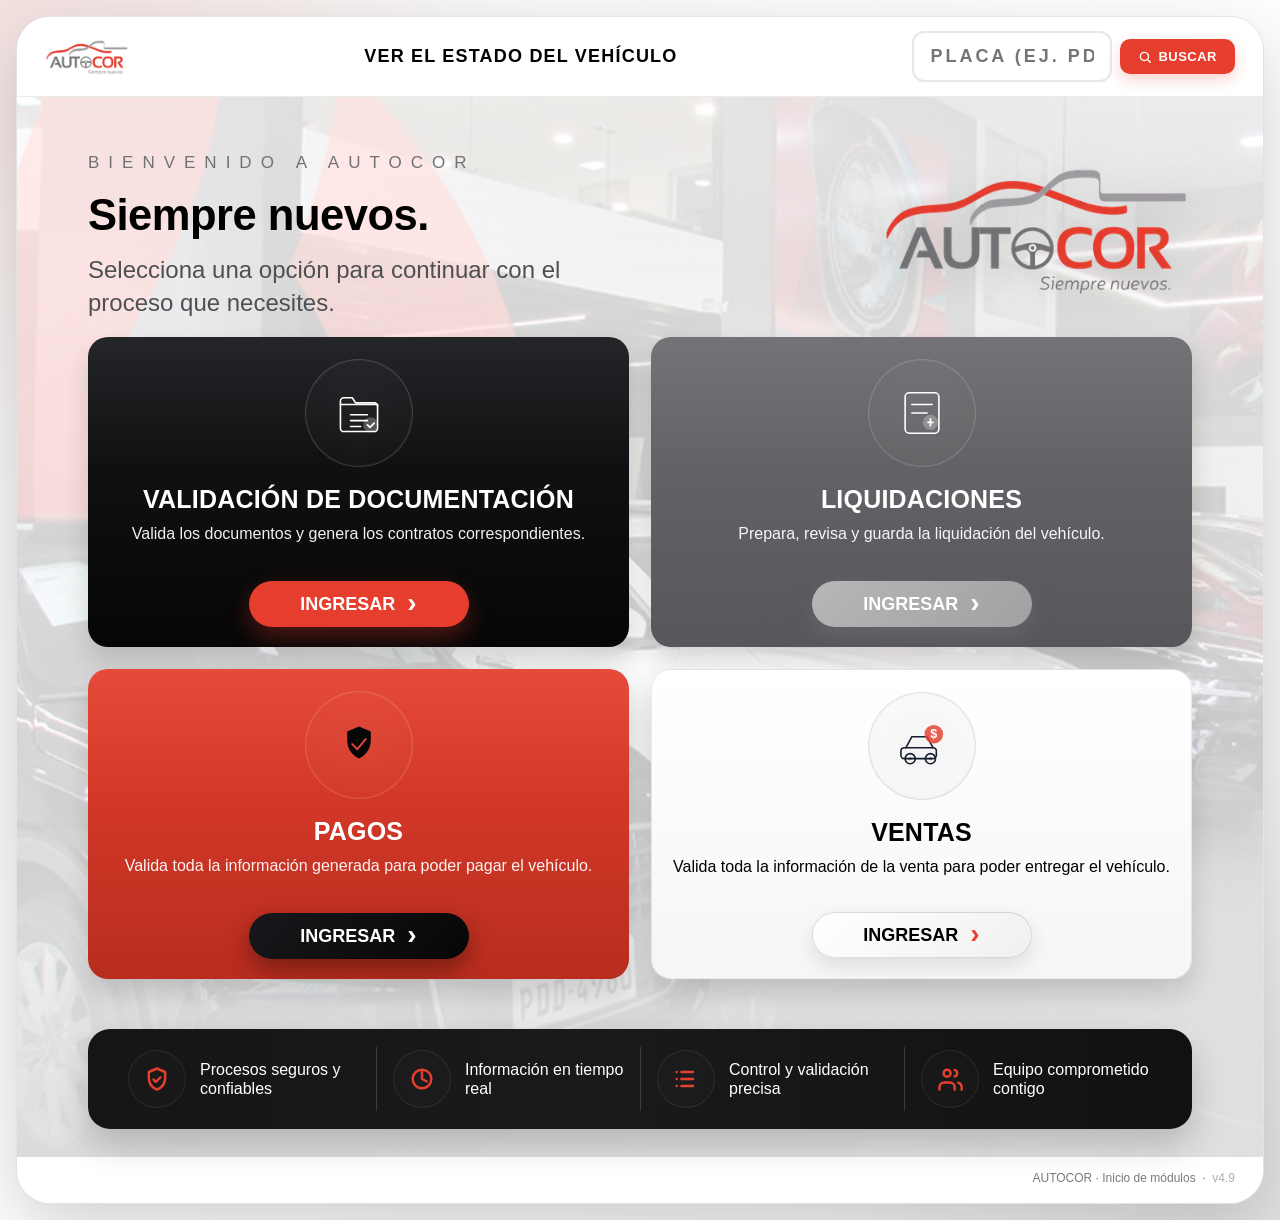
<file: index.html>
<!doctype html>
<html lang="es">
<head>
<meta name="autocor-version" content="20261028T161839136537Z">
<script src="js/auto-update.js?v=20261028T161839136537Z"></script>
<meta charset="utf-8">
<meta name="viewport" content="width=device-width, initial-scale=1">
<title>AUTOCOR | Inicio</title>
<style>
  :root{
    --black:#000000;
    --gray-1:#727274;
    --gray-2:#949195;
    --red-1:#E53F2E;
    --red-2:#E83D2E;
    --white:#ffffff;
    --shadow:0 24px 70px rgba(0,0,0,.18);
    --radius-xl:34px;
  }

  *{box-sizing:border-box}
  body{
    margin:0;
    min-height:100vh;
    font-family:Arial, Helvetica, sans-serif;
    color:var(--black);
    background:
      radial-gradient(circle at top left, rgba(232,61,46,.10), transparent 28%),
      radial-gradient(circle at bottom right, rgba(114,114,116,.12), transparent 26%),
      linear-gradient(135deg, #f4f4f4 0%, #ffffff 50%, #f1f1f1 100%);
  }

  .page{
    width:min(1380px, calc(100% - 32px));
    margin:16px auto;
    background:var(--white);
    border-radius:var(--radius-xl);
    overflow:hidden;
    box-shadow:var(--shadow);
    border:1px solid rgba(148,145,149,.25);
  }

  .hero{
    position:relative;
    min-height:auto;
    display:grid;
    grid-template-columns:1fr;
    background:
      linear-gradient(180deg, rgba(255,255,255,.86) 0%, rgba(255,255,255,.78) 60%, rgba(255,255,255,.86) 100%),
      url('assets/fondo.png') center/cover no-repeat;
    isolation:isolate;
  }
  .right{display:none !important}

  .hero::before{
    content:none;
  }

  .hero::after{
    content:none;
    inset:auto -8% -24% 47%;
    width:58%;
    height:60%;
    background:linear-gradient(180deg, rgba(0,0,0,.84), rgba(114,114,116,.92));
    border-radius:50%;
    z-index:0;
  }

  .left{
    position:relative;
    z-index:2;
    padding:42px 48px 28px;
    display:flex;
    flex-direction:column;
    gap:18px;
    max-width:1200px;
    margin:0 auto;
    width:100%;
  }
  .intro{max-width:none;margin:0;text-align:left}
  .intro p{margin:0;max-width:520px}
  /* Fila con texto a la izquierda y logo grande a la derecha */
  .welcome-row{
    display:grid;
    grid-template-columns:1fr auto;
    gap:36px;align-items:center;
    margin-bottom:6px;
  }
  .welcome-logo{
    height:140px;width:auto;max-width:340px;object-fit:contain;
    filter:drop-shadow(0 8px 20px rgba(0,0,0,.18));
  }
  @media(max-width:900px){
    .welcome-row{grid-template-columns:1fr;text-align:center;gap:18px}
    .intro{text-align:center}
    .intro p{margin:0 auto}
    .welcome-logo{height:110px;margin:0 auto}
  }

  .intro{
    margin-top:6px;
    max-width:620px;
  }

  .eyebrow{
    font-size:17px;
    letter-spacing:9px;
    color:var(--gray-1);
    margin:8px 0 18px;
    text-transform:uppercase;
  }

  .headline-logo{display:none}
  .welcome-title{
    font-size:clamp(28px, 3.4vw, 44px);
    font-weight:800;letter-spacing:-.5px;
    margin:0 0 14px 0;color:var(--black);
  }

  .intro p{
    margin:0;
    font-size:clamp(19px, 2vw, 24px);
    line-height:1.36;
    color:#4f5054;
    max-width:520px;
  }

  .cards{
    margin-top:18px;
    display:grid;
    grid-template-columns:repeat(2, minmax(0, 1fr));
    gap:22px;
    max-width:1100px;
  }
  @media(min-width:1280px){
    .cards{grid-template-columns:repeat(2, minmax(0, 1fr));max-width:none}
  }

  .card{
    position:relative;
    border-radius:20px;
    padding:22px 20px 20px;
    min-height:310px;
    box-shadow:0 14px 26px rgba(0,0,0,.14);
    display:flex;
    flex-direction:column;
    overflow:hidden;
  }

  .card::before{
    content:"";
    position:absolute;
    inset:0;
    background:linear-gradient(180deg, rgba(255,255,255,.06), transparent 42%);
    pointer-events:none;
  }

  .card.dark{
    background:linear-gradient(180deg, #17181b 0%, #060606 100%);
    color:#fff;
  }

  .card.gray{
    background:linear-gradient(180deg, #6b6b6f 0%, #57575b 100%);
    color:#fff;
  }

  .card.red{
    background:linear-gradient(180deg, var(--red-1) 0%, #b82d1e 100%);
    color:#fff;
  }

  /* Tercer card: centrado y mismo tamaño que los demás */
  .card-centered{
    grid-column:1 / -1;
    justify-self:center;
    width:260px;
  }

  .btn.dark{
    background:linear-gradient(135deg, #17181b, #060606);
    color:#fff;
    box-shadow:0 10px 24px rgba(0,0,0,.36);
  }

  .card.navy{
    background:linear-gradient(180deg, #ffffff 0%, #f6f6f6 100%);
    color:var(--black);
    border:1.5px solid rgba(0,0,0,.08);
  }
  .card.navy h2, .card.navy p{color:var(--black)}

  .btn.navy{
    background:linear-gradient(135deg, #ffffff, #f0f0f0);
    color:var(--black);
    border:1.5px solid rgba(0,0,0,.12);
    box-shadow:0 8px 20px rgba(0,0,0,.10);
  }
  .btn.navy .arrow{color:var(--red-1)}

  .icon-contratos .stroke-main{stroke:#0f172a;stroke-width:1.9;fill:none;stroke-linecap:round;stroke-linejoin:round}
  .icon-contratos .accent{fill:rgba(229,63,46,.85)}
  .card.navy .icon-ring{
    border:1.5px solid rgba(0,0,0,.10);
    background:radial-gradient(circle at center, rgba(0,0,0,.03), rgba(0,0,0,.01));
    box-shadow: inset 0 0 0 1px rgba(0,0,0,.03);
  }

  .icon-ventas .stroke-main{stroke:#ffffff;stroke-width:1.9;fill:none;stroke-linecap:round;stroke-linejoin:round}
  .icon-ventas .accent{fill:rgba(255,255,255,.25)}
  .icon-ventas .accent-dark{fill:rgba(0,0,0,.35)}

  /* ── Modal Ventas ─────────────────────────────────────────── */
  .mv-overlay{
    display:none;position:fixed;inset:0;
    background:rgba(0,0,0,.58);z-index:9999;
    align-items:center;justify-content:center;
  }
  .mv-overlay.open{display:flex}
  .mv-box{
    background:#fff;border-radius:22px;
    padding:32px 28px 26px;
    max-width:360px;width:calc(100% - 32px);
    box-shadow:0 28px 64px rgba(0,0,0,.24);
    display:flex;flex-direction:column;gap:14px;
    position:relative;
  }
  .mv-icon-head{
    width:64px;height:64px;border-radius:50%;
    background:linear-gradient(135deg,var(--red-1),#b82d1e);
    display:flex;align-items:center;justify-content:center;
    margin:0 auto 4px;
    box-shadow:0 8px 22px rgba(229,63,46,.30);
  }
  .mv-icon-head svg{width:32px;height:32px;stroke:#fff;fill:none;stroke-width:2;stroke-linecap:round;stroke-linejoin:round}
  .mv-box h3{
    margin:0;font-size:20px;text-align:center;
    font-weight:800;color:#111;letter-spacing:.2px;
  }
  .mv-box .mv-sub{
    margin:0;font-size:14px;color:#6b7280;
    text-align:center;line-height:1.45;
  }
  .mv-divider{border:none;border-top:1px solid #f0f0f0;margin:2px 0}
  .mv-label{
    font-size:12px;font-weight:700;color:#374151;
    letter-spacing:.4px;text-transform:uppercase;
    margin-bottom:4px;
  }
  .mv-input{
    width:100%;height:44px;
    border:1.5px solid #d1d5db;border-radius:10px;
    padding:0 14px;font-size:15px;font-family:inherit;
    outline:none;box-sizing:border-box;
    transition:border-color .15s;
  }
  .mv-input:focus{border-color:var(--red-1)}
  .mv-btn{
    height:46px;width:100%;border:none;border-radius:999px;
    background:linear-gradient(135deg,var(--red-1),var(--red-2));
    color:#fff;font-weight:800;font-size:17px;
    cursor:pointer;font-family:inherit;
    box-shadow:0 10px 24px rgba(232,61,46,.28);
    transition:transform .15s ease;
  }
  .mv-btn:hover{transform:translateY(-1px)}
  .mv-close{
    position:absolute;top:14px;right:16px;
    background:none;border:none;cursor:pointer;
    font-size:22px;color:#9ca3af;line-height:1;
    padding:2px 6px;border-radius:6px;
    transition:color .12s;
  }
  .mv-close:hover{color:#374151}
  .mv-error{
    color:#b91c1c;font-size:13px;
    text-align:center;min-height:16px;
    font-weight:600;
  }
  /* Notificación "en desarrollo" */
  .mv-dev-badge{
    background:linear-gradient(135deg,#f59e0b,#d97706);
    color:#fff;border-radius:999px;
    padding:8px 18px;font-size:13px;font-weight:800;
    text-align:center;letter-spacing:.5px;
    text-transform:uppercase;
  }
  .mv-dev-body{
    font-size:14px;color:#4b5563;
    text-align:center;line-height:1.5;
    margin:0;
  }

  .icon-ring{
    width:108px;
    height:108px;
    border-radius:50%;
    margin:0 auto 20px;
    border:1.5px solid rgba(255,255,255,.16);
    display:flex;
    align-items:center;
    justify-content:center;
    background:radial-gradient(circle at center, rgba(255,255,255,.03), rgba(255,255,255,.01));
    box-shadow: inset 0 0 0 1px rgba(255,255,255,.03);
  }

  .icon-svg{
    width:54px;
    height:54px;
    display:block;
  }

  .icon-liquidaciones .stroke-main{stroke:#ffffff;stroke-width:1.9;fill:none;stroke-linecap:round;stroke-linejoin:round}
  .icon-liquidaciones .accent{fill:var(--red-1)}

  /* ── Iconos: color depende del fondo de la card (no del icono) ── */
  .card.dark .icon-svg .stroke-main,
  .card.gray .icon-svg .stroke-main,
  .card.red  .icon-svg .stroke-main{stroke:#ffffff;stroke-width:1.9;fill:none;stroke-linecap:round;stroke-linejoin:round}
  .card.navy .icon-svg .stroke-main{stroke:#0f172a;stroke-width:1.9;fill:none;stroke-linecap:round;stroke-linejoin:round}
  .card.dark .icon-svg .accent,
  .card.gray .icon-svg .accent,
  .card.red  .icon-svg .accent{fill:rgba(255,255,255,.25)}
  .card.navy .icon-svg .accent{fill:rgba(229,63,46,.85)}
  .card .icon-svg .accent-dark{fill:rgba(0,0,0,.35)}
  /* Pagos shield/check sigue siendo negro+rojo (no usa stroke-main) */
  .icon-pagos .shield{fill:#000}
  .icon-pagos .check{stroke:var(--red-1);stroke-width:2.4;fill:none;stroke-linecap:round;stroke-linejoin:round}

  /* ── Icono Firmas (nuevo) ───────────────────────────────────── */
  .icon-firmas .stroke-main{stroke-linecap:round;stroke-linejoin:round}

  .card h2{
    margin:0 0 10px;
    text-align:center;
    font-size:25px;
    line-height:1.02;
    text-transform:uppercase;
    font-weight:800;
    letter-spacing:.2px;
  }

  .card p{
    margin:0 0 18px;
    text-align:center;
    font-size:16px;
    line-height:1.36;
    color:rgba(255,255,255,.94);
  }

  .card .actions{
    margin-top:auto;
    display:flex;
    justify-content:center;
  }

  .btn{
    min-width:220px;
    height:46px;
    padding:0 16px;
    border:none;
    border-radius:999px;
    text-decoration:none;
    display:inline-flex;
    align-items:center;
    justify-content:center;
    gap:12px;
    font-weight:800;
    font-size:18px;
    transition:transform .18s ease;
    cursor:pointer;
  }

  .btn:hover{transform:translateY(-2px)}
  .btn.red{
    background:linear-gradient(135deg, var(--red-1), var(--red-2));
    color:#fff;
    box-shadow:0 10px 24px rgba(232,61,46,.32);
  }
  .btn.silver{
    background:linear-gradient(135deg, #b7b7b8, #a1a1a3);
    color:#fff;
    box-shadow:0 10px 24px rgba(148,145,149,.22);
  }
  .btn .arrow{
    font-size:28px;
    line-height:1;
    transform:translateY(-1px);
  }

  .features{
    margin:32px auto 0;
    width:100%;
    max-width:1200px;
    background:linear-gradient(90deg, #151516 0%, #1a1a1d 45%, #111111 100%);
    color:#fff;
    border-radius:22px;
    padding:18px 24px;
    display:grid;
    grid-template-columns:repeat(4, minmax(0,1fr));
    gap:0;
    box-shadow:0 16px 34px rgba(0,0,0,.18);
  }

  .feature{
    display:flex;
    align-items:center;
    justify-content:center;
    gap:14px;
    min-height:64px;
    padding:0 16px;
  }

  .feature + .feature{
    border-left:1px solid rgba(255,255,255,.16);
  }

  .mini{
    width:58px;
    height:58px;
    border-radius:50%;
    display:flex;
    align-items:center;
    justify-content:center;
    border:1px solid rgba(255,255,255,.08);
    background:radial-gradient(circle at center, rgba(255,255,255,.02), rgba(255,255,255,.01));
    flex:0 0 auto;
  }

  .mini svg{
    width:28px;
    height:28px;
    stroke:var(--red-1);
    fill:none;
    stroke-width:2.1;
    stroke-linecap:round;
    stroke-linejoin:round;
  }

  .feature span{
    font-size:16px;
    line-height:1.22;
    color:#fff;
    max-width:165px;
  }

  .right{
    position:relative;
    z-index:1;
    min-height:760px;
    overflow:hidden;
  }

  .photo-shell{
    position:absolute;
    inset:0;
    display:flex;
    align-items:center;
    justify-content:flex-end;
    padding:0 0 0 20px;
  }

  .photo-mask{
    width:100%;
    height:100%;
    position:relative;
    overflow:hidden;
    clip-path:ellipse(82% 82% at 86% 48%);
  }

  .photo-mask img{
    width:100%;
    height:100%;
    object-fit:cover;
    object-position:center center;
    display:block;
    filter:saturate(1.03) contrast(1.02);
  }

  .photo-overlay{
    position:absolute;
    inset:0;
    background:
      linear-gradient(90deg, rgba(255,255,255,.03) 0%, transparent 18%),
      linear-gradient(180deg, rgba(0,0,0,.08), rgba(0,0,0,.08));
  }

  .footer-note{
    padding:14px 28px 18px;
    font-size:12px;
    color:#7a7a7d;
    text-align:right;
    background:#fff;
  }

  @media (max-width: 1180px){
    .hero{grid-template-columns:1fr}
    .hero::before{
      inset:42% -8% auto auto;
      width:44%;
      height:38%;
    }
    .hero::after{
      inset:auto -8% -18% auto;
      width:60%;
      height:34%;
    }
    .left{padding:34px 24px 20px}
    .right{min-height:430px}
    .features{
      width:100%;
      margin-right:0;
    }
  }

  @media (max-width: 760px){
    body{background:#fff}
    .page{
      width:100%;
      margin:0;
      border-radius:0;
      box-shadow:none;
      border:none;
    }
    .left{padding:24px 16px 16px}
    .eyebrow{font-size:14px;letter-spacing:6px}
    .cards{grid-template-columns:1fr;gap:18px}
    .card{min-height:290px}
    .card-centered{width:100%;justify-self:stretch}
    .btn{width:100%;min-width:unset}
    .features{
      grid-template-columns:1fr;
      border-radius:22px;
      padding:10px 6px;
    }
    .feature{
      justify-content:flex-start;
      padding:12px 10px;
    }
    .feature + .feature{
      border-left:none;
      border-top:1px solid rgba(255,255,255,.14);
    }
    .right{min-height:300px}
    .photo-mask{clip-path:ellipse(92% 78% at 50% 50%)}
    .footer-note{text-align:center;padding:14px 16px 20px}
  }

  /* ── Top header bar con logo y buscador compacto ──────────── */
  .top-header{
    display:flex;align-items:center;justify-content:space-between;
    gap:24px;padding:14px 28px;
    border-bottom:1px solid rgba(148,145,149,.18);
    background:#fff;
  }
  .top-header .logo-mini{height:38px;width:auto;display:block}
  .header-title{
    flex:1;text-align:center;
    font-size:clamp(14px,1.6vw,18px);font-weight:800;
    color:var(--black);letter-spacing:1.2px;text-transform:uppercase;
    padding:0 12px;line-height:1.2;
  }
  @media(max-width:720px){
    .header-title{flex:none;text-align:left;font-size:13px;letter-spacing:.8px;width:100%}
  }
  .top-search{display:flex;align-items:center;gap:8px;flex-wrap:nowrap}
  .top-search input{
    padding:10px 14px;border:2px solid #e5e7eb;border-radius:10px;
    font-size:14px;font-weight:800;letter-spacing:2px;text-transform:uppercase;
    width:200px;transition:border-color .12s, box-shadow .12s;
  }
  .top-search input:focus{outline:none;border-color:var(--red-1);box-shadow:0 0 0 3px rgba(229,63,46,.12)}
  .top-search .exp-btn{padding:10px 18px;font-size:13px;border:none;border-radius:10px;cursor:pointer;background:linear-gradient(135deg,var(--red-1),var(--red-2));color:#fff;font-weight:800;letter-spacing:.5px;text-transform:uppercase;display:inline-flex;align-items:center;gap:6px;box-shadow:0 6px 14px rgba(229,63,46,.22)}
  .top-search .exp-btn:hover{transform:translateY(-1px)}
  .top-search .exp-btn-ghost{padding:9px 12px;border:1.5px solid #d1d5db;border-radius:10px;background:#fff;color:#6b7280;font-weight:700;font-size:12px;cursor:pointer}
  @media(max-width:720px){
    .top-header{flex-direction:column;gap:12px;padding:12px 16px}
    .top-search input{width:100%}
  }

  /* ── Panel de resultados (desplegable bajo el header) ──────── */
  .expediente-search{
    margin:0 28px;
    padding:18px 22px 16px;
    background:linear-gradient(135deg,#ffffff 0%,#fafafa 100%);
    border:1.5px solid #e5e7eb;border-top:none;
    border-radius:0 0 18px 18px;
    box-shadow:0 8px 20px rgba(0,0,0,.06);
  }
  @media(max-width:720px){
    .expediente-search{margin:0 14px;padding:14px 16px}
  }
  .exp-row{display:flex;gap:10px;align-items:center;flex-wrap:wrap}
  #expPlaca{
    flex:1;min-width:200px;
    padding:13px 16px;
    border:2px solid #e5e7eb;border-radius:12px;
    font-size:18px;font-weight:800;letter-spacing:3px;
    text-transform:uppercase;
    transition:border-color .14s, box-shadow .14s;
  }
  #expPlaca:focus{outline:none;border-color:var(--red-1);box-shadow:0 0 0 4px rgba(229,63,46,.12)}
  .exp-btn{
    padding:13px 22px;border:none;border-radius:12px;cursor:pointer;
    background:linear-gradient(135deg,var(--red-1),var(--red-2));color:#fff;
    font-weight:800;font-size:14px;letter-spacing:.5px;text-transform:uppercase;
    display:inline-flex;align-items:center;gap:8px;
    transition:transform .12s, box-shadow .12s;
    box-shadow:0 8px 20px rgba(229,63,46,.25);
  }
  .exp-btn:hover{transform:translateY(-1px);box-shadow:0 12px 26px rgba(229,63,46,.32)}
  .exp-btn-ghost{
    padding:11px 16px;border:1.5px solid #d1d5db;border-radius:12px;cursor:pointer;
    background:#fff;color:#6b7280;font-weight:700;font-size:13px;
  }
  .exp-btn-ghost:hover{background:#f9fafb;color:#111}
  .exp-status-grid{
    display:grid;grid-template-columns:repeat(2,minmax(0,1fr));
    gap:10px;margin-top:14px;
  }
  /* En pantallas medianas: las 4 etapas en fila, ventas debajo */
  @media(min-width:900px){
    .exp-status-grid{grid-template-columns:repeat(4,minmax(0,1fr));}
    .exp-pill-aside{grid-column:1/-1}
  }
  /* En pantallas anchas: las 5 pills en una sola fila */
  @media(min-width:1280px){
    .exp-status-grid{grid-template-columns:repeat(5,minmax(0,1fr));}
    .exp-pill-aside{grid-column:auto}
  }
  .exp-pill{
    display:flex;align-items:center;gap:12px;
    padding:12px 14px;border-radius:14px;
    background:#fff;border:1.5px solid #e5e7eb;
    cursor:pointer;transition:all .14s;
    position:relative;overflow:hidden;
  }
  .exp-pill:hover{border-color:#9ca3af;transform:translateY(-1px);box-shadow:0 8px 18px rgba(0,0,0,.06)}
  .exp-pill[data-disabled="1"]{opacity:.55;cursor:not-allowed}
  .exp-pill[data-disabled="1"]:hover{transform:none;box-shadow:none}
  .exp-pill-num{
    flex-shrink:0;width:30px;height:30px;border-radius:50%;
    background:#f3f4f6;color:#6b7280;
    display:inline-flex;align-items:center;justify-content:center;
    font-weight:800;font-size:14px;
  }
  .exp-pill-title{font-weight:800;font-size:13px;color:#111;letter-spacing:.2px}
  .exp-pill-sub{font-size:11px;color:#6b7280;margin-top:2px}
  .exp-pill-state{
    margin-left:auto;flex-shrink:0;
    font-size:11px;font-weight:800;letter-spacing:.4px;text-transform:uppercase;
    padding:4px 9px;border-radius:999px;background:#f3f4f6;color:#9ca3af;
  }
  .exp-pill.ok{border-color:#86efac;background:#f0fdf4}
  .exp-pill.ok .exp-pill-num{background:#16a34a;color:#fff}
  .exp-pill.ok .exp-pill-state{background:#dcfce7;color:#166534}
  .exp-pill.pending{border-color:#e5e7eb;background:#f9fafb}
  .exp-pill.pending .exp-pill-num{background:#9ca3af;color:#fff}
  .exp-pill.pending .exp-pill-state{background:#f3f4f6;color:#6b7280}
  .exp-pill.warn{border-color:#fde68a;background:#fffbeb}
  .exp-pill.warn .exp-pill-num{background:#f59e0b;color:#fff}
  .exp-pill.warn .exp-pill-state{background:#fef3c7;color:#92400e}
  .exp-pill.err{border-color:#fca5a5;background:#fef2f2}
  .exp-pill.err .exp-pill-num{background:#dc2626;color:#fff}
  .exp-pill.err .exp-pill-state{background:#fee2e2;color:#991b1b}
  .exp-error{
    margin-top:12px;padding:10px 14px;border-radius:10px;
    background:#fef2f2;border:1px solid #fecaca;color:#991b1b;font-size:13px;
  }
  .exp-loading{display:inline-block;width:14px;height:14px;border:2px solid #e5e7eb;border-top-color:var(--red-1);border-radius:50%;animation:expspin 0.7s linear infinite;vertical-align:middle;margin-right:6px}
  @keyframes expspin{to{transform:rotate(360deg)}}
  .exp-state-row{display:flex;align-items:center;gap:10px;margin-top:14px;flex-wrap:wrap}
  .exp-state-label{font-size:11px;font-weight:800;letter-spacing:.6px;text-transform:uppercase;color:#6b7280}
  .exp-state-badge{
    display:inline-flex;align-items:center;gap:8px;
    padding:6px 14px;border-radius:999px;
    font-size:13px;font-weight:800;letter-spacing:.5px;text-transform:uppercase;
    background:#f3f4f6;color:#6b7280;border:1.5px solid #d1d5db;
  }
  .exp-state-meta{font-size:12px;color:#6b7280}
  .exp-pill.pipe-done{border-color:#86efac;background:#f0fdf4}
  .exp-pill.pipe-done .exp-pill-num{background:#16a34a;color:#fff}
  .exp-pill.pipe-done .exp-pill-state{background:#dcfce7;color:#166534}
  .exp-pill.pipe-active{border-color:#fbbf24;background:#fffbeb;box-shadow:0 0 0 3px rgba(251,191,36,.18)}
  .exp-pill.pipe-active .exp-pill-num{background:#f59e0b;color:#fff}
  .exp-pill.pipe-active .exp-pill-state{background:#fef3c7;color:#92400e}
  .exp-pill.pipe-future{opacity:.6}
</style>
<script src="js/api-config.js?v=20261028T161839136537Z"></script>
<script src="js/apps-script-transport.js?v=20261028T161839136537Z"></script>
<script src="js/session.js?v=20261028T161839136537Z"></script>
<script src="js/api-client.js?v=20261028T161839136537Z"></script>
<script src="js/expediente.js?v=20261028T161839136537Z"></script>
</head>
<body>
  <main class="page">
    <!-- ── Top header: logo + título + buscador compacto ──────── -->
    <header class="top-header">
      <img class="logo-mini" src="assets/logo.png" alt="AUTOCOR">
      <div class="header-title">Ver el estado del vehículo</div>
      <div class="top-search">
        <input id="expPlaca" type="text" placeholder="PLACA (EJ. PDY6688)"
               autocomplete="off" maxlength="10"
               oninput="this.value=this.value.toUpperCase()"
               onkeydown="if(event.key==='Enter') buscarExpediente()">
        <button type="button" class="exp-btn" onclick="buscarExpediente()">
          <svg viewBox="0 0 24 24" width="14" height="14" fill="none" stroke="currentColor" stroke-width="2.4" stroke-linecap="round" stroke-linejoin="round">
            <circle cx="11" cy="11" r="7"></circle>
            <line x1="21" y1="21" x2="16.65" y2="16.65"></line>
          </svg>
          Buscar
        </button>
        <button type="button" class="exp-btn-ghost" onclick="limpiarExpediente()" id="expBtnLimpiar" style="display:none">×</button>
      </div>
    </header>

    <!-- ── Panel resultados (se despliega bajo el header) ──────── -->
    <section class="expediente-search" id="expSearch" aria-label="Resultados del expediente" style="display:none">
      <div class="exp-state-row" id="expStateRow">
        <span class="exp-state-label">Estado actual:</span>
        <span class="exp-state-badge" id="expStateBadge">—</span>
        <span class="exp-state-meta" id="expStateMeta"></span>
      </div>
      <div class="exp-status-grid" id="expStatus">
        <div class="exp-pill" data-step="validacion" data-target="contratos">
          <span class="exp-pill-num">1</span>
          <div>
            <div class="exp-pill-title">Validación documental</div>
            <div class="exp-pill-sub">—</div>
          </div>
          <span class="exp-pill-state">·</span>
        </div>
        <div class="exp-pill" data-step="liquidacion" data-target="liquidacion">
          <span class="exp-pill-num">2</span>
          <div>
            <div class="exp-pill-title">Liquidación</div>
            <div class="exp-pill-sub">—</div>
          </div>
          <span class="exp-pill-state">·</span>
        </div>
        <div class="exp-pill" data-step="pagos" data-target="pagos">
          <span class="exp-pill-num">3</span>
          <div>
            <div class="exp-pill-title">Pagos (aprobación final)</div>
            <div class="exp-pill-sub">—</div>
          </div>
          <span class="exp-pill-state">·</span>
        </div>
        <div class="exp-pill exp-pill-aside" data-step="ventas" data-target="ventas">
          <span class="exp-pill-num">↗</span>
          <div>
            <div class="exp-pill-title">Ventas (externo al saneamiento)</div>
            <div class="exp-pill-sub">—</div>
          </div>
          <span class="exp-pill-state">·</span>
        </div>
      </div>
      <div class="exp-error" id="expError" style="display:none"></div>
    </section>

    <section class="hero">
      <div class="left">
        <div>
          <div class="welcome-row">
            <div class="intro">
              <div class="eyebrow">Bienvenido a AUTOCOR</div>
              <h1 class="welcome-title">Siempre nuevos.</h1>
              <p>Selecciona una opción para continuar con el proceso que necesites.</p>
            </div>
            <img class="welcome-logo" src="assets/logo.png" alt="AUTOCOR">
          </div>

          <div class="cards">
            <!-- 1) Validación de Documentación → contratos.html -->
            <section class="card dark">
              <div class="icon-ring">
                <svg class="icon-svg icon-contratos" viewBox="0 0 64 64" aria-hidden="true">
                  <path d="M10 22h44v28a4 4 0 0 1-4 4H14a4 4 0 0 1-4-4V22z" class="stroke-main"></path>
                  <path d="M10 22v-4a4 4 0 0 1 4-4h10l4 6h22a4 4 0 0 1 4 4" class="stroke-main"></path>
                  <line x1="22" y1="34" x2="42" y2="34" class="stroke-main"></line>
                  <line x1="22" y1="41" x2="42" y2="41" class="stroke-main"></line>
                  <line x1="22" y1="48" x2="34" y2="48" class="stroke-main"></line>
                  <circle cx="46" cy="46" r="9" class="accent"></circle>
                  <path d="M42 46l3 3 5-5" stroke="#fff" stroke-width="2" fill="none" stroke-linecap="round" stroke-linejoin="round"></path>
                </svg>
              </div>
              <h2>Validación de Documentación</h2>
              <p>Valida los documentos y genera los contratos correspondientes.</p>
              <div class="actions">
                <button type="button" class="btn red" onclick="abrirLogin('contratos')">
                  <span>INGRESAR</span>
                  <span class="arrow">›</span>
                </button>
              </div>
            </section>

            <!-- 2) Liquidaciones → liquidacion.html -->
            <section class="card gray">
              <div class="icon-ring">
                <svg class="icon-svg icon-liquidaciones" viewBox="0 0 64 64" aria-hidden="true">
                  <rect x="12" y="8" width="40" height="48" rx="5" class="stroke-main"></rect>
                  <line x1="20" y1="22" x2="44" y2="22" class="stroke-main"></line>
                  <line x1="20" y1="32" x2="38" y2="32" class="stroke-main"></line>
                  <circle cx="42" cy="43" r="9" class="accent"></circle>
                  <path d="M39 43h6M42 39v8" stroke="#fff" stroke-width="2" fill="none" stroke-linecap="round"></path>
                </svg>
              </div>
              <h2>Liquidaciones</h2>
              <p>Prepara, revisa y guarda la liquidación del vehículo.</p>
              <div class="actions">
                <button type="button" class="btn silver" onclick="abrirLogin('liquidacion')">
                  <span>INGRESAR</span>
                  <span class="arrow">›</span>
                </button>
              </div>
            </section>

            <!-- 3) Pagos → pagos.html -->
            <section class="card red">
              <div class="icon-ring">
                <svg class="icon-svg icon-pagos" viewBox="0 0 64 64" aria-hidden="true">
                  <path class="shield" d="M32 10l14 6v10c0 11-6.5 18.5-14 22-7.5-3.5-14-11-14-22V16l14-6z"></path>
                  <path class="check" d="M24 31l6 6 10-12"></path>
                </svg>
              </div>
              <h2>Pagos</h2>
              <p>Valida toda la información generada para poder pagar el vehículo.</p>
              <div class="actions">
                <button type="button" class="btn dark" onclick="abrirLogin('pagos')">
                  <span>INGRESAR</span>
                  <span class="arrow">›</span>
                </button>
              </div>
            </section>

            <!-- 4) Ventas → ventas.html -->
            <section class="card navy">
              <div class="icon-ring">
                <svg class="icon-svg icon-ventas" viewBox="0 0 64 64" aria-hidden="true">
                  <rect x="7" y="34" width="42" height="13" rx="4" class="stroke-main"></rect>
                  <path d="M13 34l7-13h18l7 13" class="stroke-main"></path>
                  <circle cx="18" cy="47" r="6" class="stroke-main"></circle>
                  <circle cx="42" cy="47" r="6" class="stroke-main"></circle>
                  <circle cx="18" cy="47" r="2" class="accent-dark"></circle>
                  <circle cx="42" cy="47" r="2" class="accent-dark"></circle>
                  <circle cx="46" cy="18" r="11" class="accent"></circle>
                  <text x="46" y="23" text-anchor="middle" font-size="15" font-weight="900" fill="#fff">$</text>
                </svg>
              </div>
              <h2>Ventas</h2>
              <p>Valida toda la información de la venta para poder entregar el vehículo.</p>
              <div class="actions">
                <button type="button" class="btn navy" onclick="abrirLogin('ventas')">
                  <span>INGRESAR</span>
                  <span class="arrow">›</span>
                </button>
              </div>
            </section>
          </div>
        </div>

        <section class="features" aria-label="Características principales">
          <div class="feature">
            <div class="mini">
              <svg viewBox="0 0 24 24">
                <path d="M12 3l7 3v5c0 5.2-3 8.6-7 10-4-1.4-7-4.8-7-10V6l7-3z"></path>
                <path d="M9 12.5l2 2 4-4"></path>
              </svg>
            </div>
            <span>Procesos seguros y confiables</span>
          </div>

          <div class="feature">
            <div class="mini">
              <svg viewBox="0 0 24 24">
                <path d="M12 6v6l4 2"></path>
                <circle cx="12" cy="12" r="8"></circle>
              </svg>
            </div>
            <span>Información en tiempo real</span>
          </div>

          <div class="feature">
            <div class="mini">
              <svg viewBox="0 0 24 24">
                <path d="M8 6h10"></path>
                <path d="M8 12h10"></path>
                <path d="M8 18h10"></path>
                <path d="M4 6h.01"></path>
                <path d="M4 12h.01"></path>
                <path d="M4 18h.01"></path>
              </svg>
            </div>
            <span>Control y validación precisa</span>
          </div>

          <div class="feature">
            <div class="mini">
              <svg viewBox="0 0 24 24">
                <path d="M16 21v-2a4 4 0 0 0-4-4H7a4 4 0 0 0-4 4v2"></path>
                <circle cx="9.5" cy="7" r="3"></circle>
                <path d="M22 21v-2a4 4 0 0 0-3-3.87"></path>
                <path d="M16 4.13a3 3 0 0 1 0 5.74"></path>
              </svg>
            </div>
            <span>Equipo comprometido contigo</span>
          </div>
        </section>
      </div>

      <div class="right">
        <div class="photo-shell">
          <div class="photo-mask">
            <img src="assets/fondo.png" alt="Showroom AUTOCOR">
            <div class="photo-overlay"></div>
          </div>
        </div>
      </div>
    </section>

    <div class="footer-note">AUTOCOR · Inicio de módulos &nbsp;·&nbsp; <span style="opacity:.6;">v4.9</span></div>
  </main>

  <!-- ── Modal login compartido ───────────────────────────────── -->
  <div id="modalLogin" class="mv-overlay" role="dialog" aria-modal="true" aria-labelledby="mlTitle">
    <div class="mv-box">
      <button type="button" class="mv-close" onclick="cerrarLogin()" aria-label="Cerrar">×</button>
      <div class="mv-icon-head">
        <svg viewBox="0 0 24 24">
          <path d="M12 22s8-4 8-10V5l-8-3-8 3v7c0 6 8 10 8 10z"></path>
          <path d="M9 12l2 2 4-4"></path>
        </svg>
      </div>
      <h3 id="mlTitle">Iniciar sesión</h3>
      <p id="mlSub" class="mv-sub"></p>
      <hr class="mv-divider">
      <div>
        <div class="mv-label">Usuario</div>
        <input id="mlUsuario" class="mv-input" type="text"
               placeholder="Ej: YROMERO" autocomplete="off"
               onkeydown="if(event.key==='Enter') document.getElementById('mlPassword').focus()">
      </div>
      <div>
        <div class="mv-label">Clave</div>
        <div style="position:relative;display:flex;align-items:center;">
          <input id="mlPassword" class="mv-input" type="password"
                 placeholder="Tu contraseña" autocomplete="new-password"
                 style="padding-right:42px;"
                 onkeydown="if(event.key==='Enter') confirmarLogin()">
          <button type="button" onclick="mlTogglePass()" aria-label="Mostrar/ocultar clave"
                  style="position:absolute;right:10px;background:none;border:none;cursor:pointer;
                         color:#9ca3af;font-size:17px;padding:0;line-height:1;">👁</button>
        </div>
      </div>
      <div id="mlError" class="mv-error"></div>
      <button type="button" id="mlBtnIngresar" class="mv-btn" onclick="confirmarLogin()">INGRESAR</button>
    </div>
  </div>

  <!-- ── Modal módulo en desarrollo (Ventas) ──────────────────── -->
  <div id="modalVentasDev" class="mv-overlay" role="dialog" aria-modal="true">
    <div class="mv-box">
      <button type="button" class="mv-close" onclick="cerrarModalDev()" aria-label="Cerrar">×</button>
      <div class="mv-icon-head" style="background:linear-gradient(135deg,#f59e0b,#d97706)">
        <svg viewBox="0 0 24 24">
          <path d="M12 2l3.09 6.26L22 9.27l-5 4.87 1.18 6.88L12 17.77l-6.18 3.25L7 14.14 2 9.27l6.91-1.01L12 2z"></path>
        </svg>
      </div>
      <h3>Módulo en desarrollo</h3>
      <div class="mv-dev-badge">🚧 Próximamente disponible</div>
      <p class="mv-dev-body">
        El módulo de <strong>Ventas</strong> está siendo desarrollado.<br>
        Pronto estará disponible con todas sus funciones.
      </p>
      <hr class="mv-divider">
      <p class="mv-dev-body" style="font-size:13px;color:#9ca3af">
        Si necesitas acceso anticipado, contacta al administrador del sistema.
      </p>
      <button type="button" class="mv-btn" onclick="cerrarModalDev()"
              style="background:linear-gradient(135deg,#374151,#111827);box-shadow:0 10px 24px rgba(0,0,0,.24)">
        CERRAR
      </button>
    </div>
  </div>

  <script>
    const API_URL = AutoCorConfig.apiUrl;

    // Módulos registrados: url=null significa "en desarrollo"
    const MODULOS = {
      liquidacion: { nombre: 'Liquidaciones', url: 'liquidacion.html' },
      pagos:       { nombre: 'Pagos',         url: 'pagos.html'       },
      ventas:      { nombre: 'Ventas',         url: 'ventas.html'      },
      contratos:   { nombre: 'Contratos',      url: 'contratos.html'   }
    };

    let moduloActivo = null; // clave del módulo que inició el login
    let loginSoloBusqueda = false; // si true, tras login NO navega — sólo reintenta la búsqueda

    async function apiCall(action, payload){
      const body = Object.assign({ action: action }, payload);
      return AutoCorApi.postJson(API_URL, body, {
        context: action
      });
    }

    function mlTogglePass(){
      const el = document.getElementById('mlPassword');
      el.type = el.type === 'password' ? 'text' : 'password';
    }

    async function abrirLogin(modulo, opts){
      moduloActivo = modulo;
      loginSoloBusqueda = !!(opts && opts.soloBusqueda);
      const cfg = MODULOS[modulo];

      // Si ya hay sesión activa, acceder directo (pero no si es solo búsqueda)
      try{
        await AutoCorSession.ensure();
        const auth = AutoCorSession.snapshot().auth;
        if(auth && auth.token){
          if(loginSoloBusqueda){
            loginSoloBusqueda = false;
            buscarExpediente();
            return;
          }
          accederModulo(cfg);
          return;
        }
      }catch(e){}

      // Sin sesión: mostrar modal de login
      document.getElementById('mlSub').textContent =
        'Ingresa tu usuario y clave para acceder a ' + cfg.nombre + '.';
      document.getElementById('mlUsuario').value = '';
      document.getElementById('mlPassword').value = '';
      document.getElementById('mlError').textContent = '';
      document.getElementById('mlBtnIngresar').disabled = false;
      document.getElementById('mlBtnIngresar').textContent = 'INGRESAR';
      document.getElementById('modalLogin').classList.add('open');
      setTimeout(function(){ document.getElementById('mlUsuario').focus(); }, 80);
    }

    function cerrarLogin(){
      document.getElementById('modalLogin').classList.remove('open');
      document.getElementById('mlError').textContent = '';
      moduloActivo = null;
    }

    function cerrarModalDev(){
      document.getElementById('modalVentasDev').classList.remove('open');
    }

    function accederModulo(cfg){
      cerrarLogin();
      if(cfg.url){
        window.location.href = cfg.url;
      } else {
        // Módulo en desarrollo
        document.getElementById('modalVentasDev').classList.add('open');
      }
    }

    async function confirmarLogin(){
      const u = (document.getElementById('mlUsuario').value || '').trim().toUpperCase();
      const p = (document.getElementById('mlPassword').value || '').trim();
      if(!u || !p){
        document.getElementById('mlError').textContent = 'Ingresa tu usuario y clave.';
        return;
      }
      const btn = document.getElementById('mlBtnIngresar');
      if(btn.disabled)return;
      btn.disabled = true;
      btn.textContent = 'VERIFICANDO...';
      document.getElementById('mlError').textContent = '';
      try{
        const loginRevision=AutoCorSession.loginRevision();
        const resp = await apiCall('login', { username: u, password: p });
        AutoCorSession.login(resp,loginRevision);
        document.getElementById('mlPassword').value='';
        if(AutoCorSession.snapshot().phase==='mismatch')return;
        if(loginSoloBusqueda){
          loginSoloBusqueda = false;
          cerrarLogin();
          buscarExpediente();
        } else {
          if(moduloActivo)accederModulo(MODULOS[moduloActivo]);else cerrarLogin();
        }
      }catch(err){
        document.getElementById('mlError').textContent = err.message || 'Usuario o clave incorrectos.';
        document.getElementById('mlPassword').value = '';
        document.getElementById('mlPassword').focus();
      }finally{
        btn.disabled = false;
        btn.textContent = 'INGRESAR';
      }
    }

    // Cerrar al clic fuera del cuadro
    document.getElementById('modalLogin').addEventListener('click', function(e){
      if(e.target === this) cerrarLogin();
    });
    document.getElementById('modalVentasDev').addEventListener('click', function(e){
      if(e.target === this) cerrarModalDev();
    });

    // Cerrar con Escape
    document.addEventListener('keydown', function(e){
      if(e.key === 'Escape'){
        cerrarLogin();
        cerrarModalDev();
      }
    });

    /* ── Dashboard expediente: búsqueda por placa ──────────────── */
    async function buscarExpediente(){
      const inp = document.getElementById('expPlaca');
      const placa = (inp.value||'').replace(/\s/g,'').toUpperCase();
      const err = document.getElementById('expError');
      err.style.display = 'none';
      if(!placa){
        err.textContent = 'Ingresa una placa para buscar.';
        err.style.display = 'block';
        inp.focus();
        return;
      }

      // Requiere sesión para consultar las hojas
      let auth = {};
      try{ auth = JSON.parse(localStorage.getItem('autocor_auth')||'{}'); }catch(_){}
      if(!auth.token){
        // sin sesión → abrir modal de login en modo "solo búsqueda" para
        // que tras autenticar reintente la búsqueda sin navegar a contratos
        abrirLogin('contratos', { soloBusqueda: true });
        return;
      }

      const grid = document.getElementById('expStatus');
      const btnLimpiar = document.getElementById('expBtnLimpiar');
      const stateRow = document.getElementById('expStateRow');
      const panel = document.getElementById('expSearch');
      panel.style.display = 'block';
      grid.style.display = 'grid';
      stateRow.style.display = 'flex';
      btnLimpiar.style.display = 'inline-flex';

      // Reset visual
      grid.querySelectorAll('.exp-pill').forEach(function(p){
        p.classList.remove('ok','pending','pipe-done','pipe-active','pipe-future');
        p.querySelector('.exp-pill-state').innerHTML = '<span class="exp-loading"></span>';
        p.querySelector('.exp-pill-sub').textContent = 'consultando…';
      });
      document.getElementById('expStateBadge').textContent = '…';
      document.getElementById('expStateBadge').style.background = '#f3f4f6';
      document.getElementById('expStateBadge').style.color = '#6b7280';
      document.getElementById('expStateMeta').textContent = '';

      try {
        const est = await Expediente.estadoPorPlaca(placa);
        const estadoActual = est._contratos && est._contratos.estadoProceso
          ? String(est._contratos.estadoProceso).toUpperCase() : (est.contratos ? 'VALIDADO' : 'NUEVO');
        const idxActual = Expediente.indiceEstado(estadoActual);
        _pintarEstadoBadge(estadoActual, est._contratos);

        // Validación documental: ok si la placa está en Contratos
        _pintarPill('validacion', est.contratos, est._contratos,
                    'datos validados', 'sin validación');

        // Liquidación + Contratos: ok si existe liquidación guardada
        _pintarPill('liquidacion', est.liquidacion, est._liquidacion,
                    'liquidación guardada', 'sin liquidación');

        // Pagos: el color y la etiqueta vienen del DICTAMEN LEGAL FINAL
        _pintarPillPagos(est._pagos, idxActual);

        // Ventas: ok si existe venta registrada
        _pintarPill('ventas', est.ventas, est._ventas,
                    'venta registrada', 'sin venta');
      } catch(e){
        err.textContent = 'No se pudo consultar el expediente: '+(e.message||e);
        err.style.display = 'block';
      }
    }

    /* Pagos: lee el dictamenColor + dictamenValue de la hoja Pagos */
    function _pintarPillPagos(dataPagos, idxEstadoExp){
      const pill = document.querySelector('.exp-pill[data-step="pagos"]');
      if(!pill) return;
      const sub = pill.querySelector('.exp-pill-sub');
      const state = pill.querySelector('.exp-pill-state');
      pill.classList.remove('ok','pending','warn','err');

      if(!dataPagos){
        // No hay registro de pago aún
        const idxFirmado = Expediente.indiceEstado('FIRMADO');
        if(idxEstadoExp >= idxFirmado){
          pill.classList.add('warn');
          state.textContent = 'En curso';
          sub.textContent = 'pendiente de aprobar';
        } else {
          pill.classList.add('pending');
          state.textContent = 'Pendiente';
          sub.textContent = 'sin pago';
        }
        return;
      }

      // Pago registrado: leer dictamen (color o, como fallback, texto)
      const dictColor = String(dataPagos.dictamenColor || '').toLowerCase();
      const dictTxt   = String(dataPagos.dictamenValue || '').trim();
      const txtUp     = dictTxt.toUpperCase();

      const esAprobado  = dictColor === 'dict-verde'    || /\bAPROBAD[OA]\b/.test(txtUp);
      const esRechazado = dictColor === 'dict-rojo'     || /\bRECHAZAD[OA]\b/.test(txtUp) || /\bNEGAD[OA]\b/.test(txtUp);
      const esRiesgo    = dictColor === 'dict-amarillo' || /\bRIESGO\b/.test(txtUp) || /\bMEDIO\b/.test(txtUp) || /\bOBSERVAD[OA]\b/.test(txtUp);

      if(esAprobado){
        pill.classList.add('ok');
        state.textContent = 'Aprobado';
        sub.textContent = dictTxt || 'Pago aprobado';
      } else if(esRechazado){
        pill.classList.add('err');
        state.textContent = 'Rechazado';
        sub.textContent = dictTxt || 'Pago rechazado';
      } else if(esRiesgo){
        pill.classList.add('warn');
        state.textContent = 'Riesgo medio';
        sub.textContent = dictTxt || 'Pago con observaciones';
      } else {
        pill.classList.add('warn');
        state.textContent = 'En revisión';
        sub.textContent = dictTxt || 'Pago en revisión manual';
      }
    }

    function _pintarEstadoBadge(estado, dataContratos){
      const b = document.getElementById('expStateBadge');
      const meta = document.getElementById('expStateMeta');
      const col = (Expediente.ESTADO_COLOR||{})[estado] || { bg:'#f3f4f6', fg:'#6b7280', bd:'#d1d5db' };
      const lab = (Expediente.ESTADO_LABEL||{})[estado] || estado;
      b.textContent = lab;
      b.style.background = col.bg;
      b.style.color = col.fg;
      b.style.borderColor = col.bd;
      let texto = '';
      if(dataContratos){
        if(dataContratos.estadoActualizadoPor) texto += 'por ' + dataContratos.estadoActualizadoPor;
        if(dataContratos.estadoActualizadoEn){
          const f = new Date(dataContratos.estadoActualizadoEn);
          if(!isNaN(f.getTime())) texto += (texto?' · ':'') + f.toLocaleString();
        }
      }
      meta.textContent = texto;
    }

    function _pintarPill(step, ok, data, msgOk, msgPend){
      const pill = document.querySelector('.exp-pill[data-step="'+step+'"]');
      if(!pill) return;
      const sub = pill.querySelector('.exp-pill-sub');
      const state = pill.querySelector('.exp-pill-state');
      if(ok){
        pill.classList.add('ok');
        state.textContent = 'Completado';
        const resumen = _resumirData(step, data);
        sub.textContent = resumen || msgOk;
      } else {
        pill.classList.add('pending');
        state.textContent = 'Pendiente';
        sub.textContent = msgPend;
      }
    }

    function _resumirData(step, d){
      if(!d) return '';
      try {
        if(step === 'validacion'){
          const p = d.propietario || '';
          const m = d.marca || ''; const md = d.modelo || '';
          const trozos = [p, [m,md].filter(Boolean).join(' ')].filter(Boolean);
          return trozos.join(' · ');
        }
        if(step === 'liquidacion'){
          return d.cliente || d.propietario || 'registro encontrado';
        }
        if(step === 'pagos'){
          return d.cliente || 'pago registrado';
        }
        if(step === 'ventas'){
          return d.cliente || d.comprador || 'venta registrada';
        }
      } catch(_){}
      return '';
    }

    function limpiarExpediente(){
      document.getElementById('expPlaca').value = '';
      document.getElementById('expSearch').style.display = 'none';
      document.getElementById('expBtnLimpiar').style.display = 'none';
      document.getElementById('expPlaca').focus();
    }

    /* Click en una pill abre el módulo correspondiente con la placa
       precargada en sessionStorage para que el destino la lea. */
    document.addEventListener('click', function(e){
      const pill = e.target.closest('.exp-pill');
      if(!pill) return;
      if(pill.getAttribute('data-disabled') === '1') return;
      const target = pill.getAttribute('data-target');
      if(!target) return;
      const placa = (document.getElementById('expPlaca').value||'').replace(/\s/g,'').toUpperCase();
      if(placa) sessionStorage.setItem('autocor_placa_preload', placa);
      abrirLogin(target);
    });

    /* Si veníamos de un login forzado por búsqueda, retomarla. */
    window.addEventListener('DOMContentLoaded', function(){
      const pending = sessionStorage.getItem('autocor_pending_search');
      if(pending){
        sessionStorage.removeItem('autocor_pending_search');
        const inp = document.getElementById('expPlaca');
        if(inp){ inp.value = pending; setTimeout(buscarExpediente, 200); }
      }
    });
  </script>

<script>
window.AutoCorAuthUI={openLogin:function(message){
  const modal=document.getElementById('modalLogin');modal.classList.add('open');
  document.getElementById('mlError').textContent=message||AutoCorSession.message();
}};
window.addEventListener('autocor-session-state',function(){const state=AutoCorSession.snapshot();document.documentElement.dataset.sessionLocked=state.phase==='mismatch'?'true':'false';if(!state.authenticated&&state.phase!=='checking'&&document.getElementById('expSearch').style.display!=='none')AutoCorAuthUI.openLogin();});
</script>
<style>html[data-session-locked="true"] body> :not(#modalLogin){visibility:hidden!important}</style>
</body>
</html>
</file>
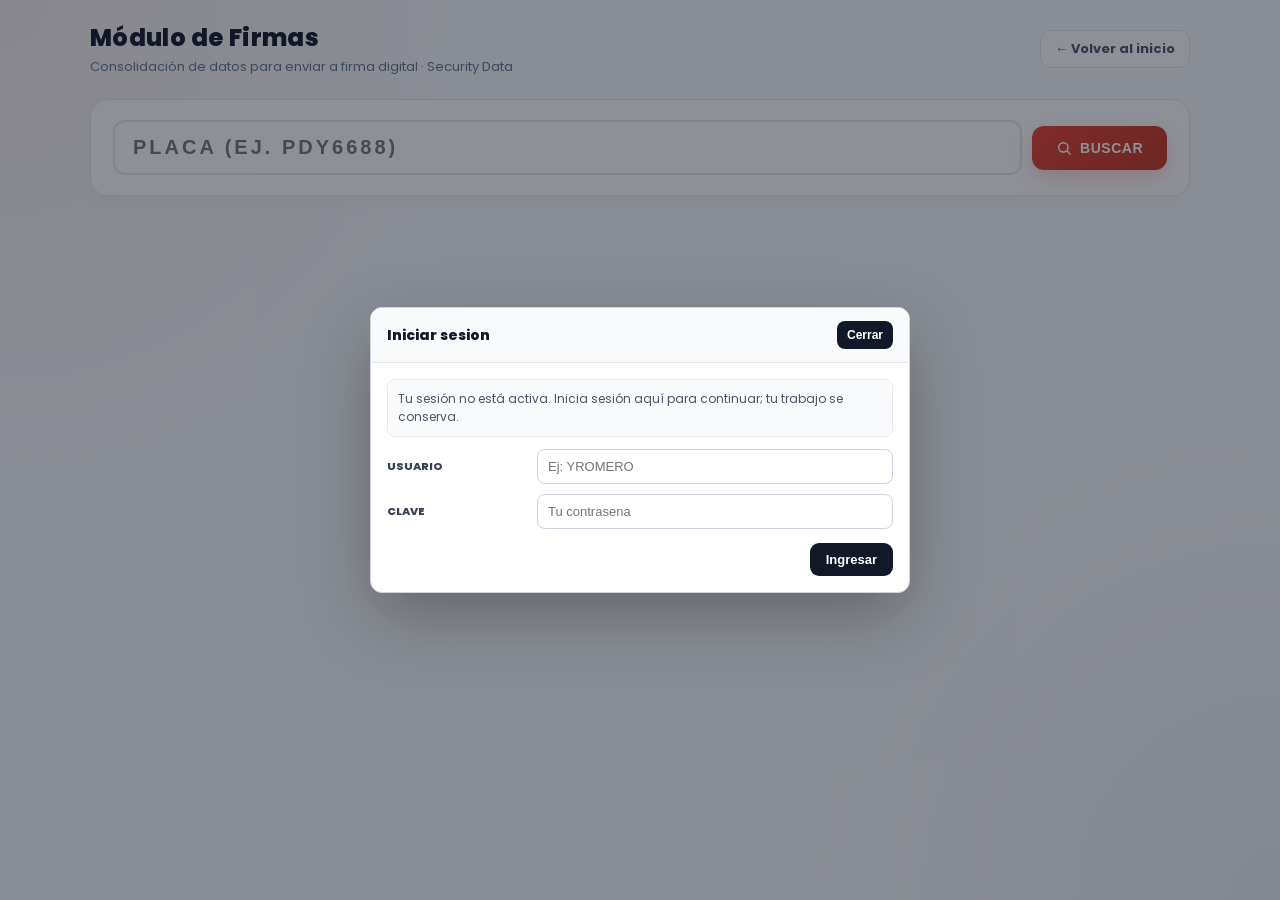
<file: firmas.html>
<!doctype html>
<html lang="es">
<head>
<meta name="autocor-version" content="20261028T161839136537Z">
<script src="js/auto-update.js?v=20261028T161839136537Z"></script>
<meta charset="utf-8">
<meta name="viewport" content="width=device-width, initial-scale=1">
<title>AUTOCOR | Firmas</title>
<link rel="preconnect" href="https://fonts.googleapis.com">
<link rel="preconnect" href="https://fonts.gstatic.com" crossorigin>
<link href="https://fonts.googleapis.com/css2?family=Poppins:wght@500;600;700;800&display=swap" rel="stylesheet">
<script src="js/api-config.js?v=20261028T161839136537Z"></script>
<script src="js/apps-script-transport.js?v=20261028T161839136537Z"></script>
<script src="js/session.js?v=20261028T161839136537Z"></script>
<script src="js/api-client.js?v=20261028T161839136537Z"></script>
<script src="js/expediente.js?v=20261028T161839136537Z"></script>
<style>
  :root{
    --brand:#E53F2E;
    --brand-dark:#c0341f;
    --navy:#0f172a;
    --gray-1:#475569;
    --gray-2:#64748b;
    --bg:#f8fafc;
    --card:#ffffff;
    --line:#e2e8f0;
    --ok:#16a34a;
    --ok-bg:#dcfce7;
    --warn:#f59e0b;
    --warn-bg:#fef3c7;
  }
  *{box-sizing:border-box}
  body{
    margin:0;font-family:Poppins,Arial,sans-serif;color:var(--navy);
    background:
      radial-gradient(circle at top left, rgba(229,63,46,.08), transparent 30%),
      radial-gradient(circle at bottom right, rgba(15,23,42,.05), transparent 30%),
      var(--bg);
    min-height:100vh;padding:20px 16px;
  }
  .wrap{max-width:1100px;margin:0 auto}
  header{
    display:flex;align-items:center;justify-content:space-between;gap:16px;
    margin-bottom:22px;flex-wrap:wrap;
  }
  .title-block h1{
    margin:0;font-size:24px;font-weight:800;letter-spacing:.3px;
  }
  .title-block .sub{
    font-size:13px;color:var(--gray-2);margin-top:2px;
  }
  .back-link{
    text-decoration:none;color:var(--gray-1);font-size:13px;font-weight:700;
    display:inline-flex;align-items:center;gap:6px;
    padding:8px 14px;border-radius:10px;background:#fff;border:1.5px solid var(--line);
    transition:all .12s;
  }
  .back-link:hover{border-color:var(--gray-1);color:var(--navy)}

  /* ── Buscador ──────────────────────────────── */
  .search-card{
    background:var(--card);padding:20px 22px;border-radius:18px;
    border:1.5px solid var(--line);box-shadow:0 6px 18px rgba(0,0,0,.04);
    margin-bottom:20px;
  }
  .search-row{display:flex;gap:10px;align-items:center;flex-wrap:wrap}
  #placa{
    flex:1;min-width:240px;
    padding:14px 18px;border:2px solid var(--line);border-radius:12px;
    font-size:20px;font-weight:800;letter-spacing:3px;text-transform:uppercase;
    transition:border-color .14s, box-shadow .14s;
  }
  #placa:focus{outline:none;border-color:var(--brand);box-shadow:0 0 0 4px rgba(229,63,46,.12)}
  .btn-search{
    padding:14px 24px;border:none;border-radius:12px;cursor:pointer;
    background:linear-gradient(135deg,var(--brand),var(--brand-dark));color:#fff;
    font-weight:800;font-size:14px;letter-spacing:.5px;text-transform:uppercase;
    display:inline-flex;align-items:center;gap:8px;
    box-shadow:0 8px 20px rgba(229,63,46,.22);transition:transform .12s;
  }
  .btn-search:hover{transform:translateY(-1px)}
  .err{
    margin-top:12px;padding:10px 14px;border-radius:10px;
    background:#fef2f2;border:1px solid #fecaca;color:#991b1b;font-size:13px;
    display:none;
  }

  /* ── Tarjeta de datos ───────────────────────── */
  .card{
    background:var(--card);border-radius:18px;border:1.5px solid var(--line);
    box-shadow:0 8px 24px rgba(0,0,0,.05);
    overflow:hidden;display:none;
  }
  .card-header{
    padding:18px 22px;border-bottom:1px solid var(--line);
    display:flex;justify-content:space-between;align-items:center;gap:12px;flex-wrap:wrap;
    background:linear-gradient(135deg,#f8fafc,#f1f5f9);
  }
  .card-title{font-size:13px;font-weight:800;letter-spacing:.6px;text-transform:uppercase;color:var(--gray-1)}
  .placa-hero{
    display:inline-flex;align-items:center;gap:8px;
    background:linear-gradient(135deg,var(--navy),#1e293b);color:#fff;
    padding:6px 18px;border-radius:10px;
    font-size:18px;font-weight:900;letter-spacing:3px;
  }
  .state-badge{
    padding:6px 14px;border-radius:999px;font-size:12px;font-weight:800;
    letter-spacing:.5px;text-transform:uppercase;
    background:#f3f4f6;color:#6b7280;border:1.5px solid #d1d5db;
  }

  .card-body{padding:22px 24px}
  .group{margin-bottom:22px}
  .group-title{
    font-size:11px;font-weight:800;letter-spacing:.8px;text-transform:uppercase;
    color:var(--gray-2);margin-bottom:10px;padding-bottom:6px;border-bottom:2px solid var(--line);
  }
  .fields{display:grid;grid-template-columns:repeat(auto-fit,minmax(260px,1fr));gap:12px 18px}
  .field{display:flex;flex-direction:column;gap:3px;padding:10px 12px;background:#f8fafc;border:1px solid var(--line);border-radius:10px}
  .field-label{font-size:10px;font-weight:800;letter-spacing:.5px;text-transform:uppercase;color:var(--gray-2)}
  .field-value{font-size:14px;font-weight:700;color:var(--navy);min-height:18px;word-break:break-word}
  .field-source{font-size:9px;font-weight:700;letter-spacing:.4px;text-transform:uppercase;margin-top:2px}
  .archivos-list{display:grid;grid-template-columns:repeat(auto-fit,minmax(220px,1fr));gap:10px}
  .archivo-card{
    display:flex;align-items:center;gap:10px;
    padding:10px 12px;background:#f8fafc;border:1px solid var(--line);border-radius:10px;
    text-decoration:none;color:var(--navy);font-size:12px;font-weight:600;
    transition:all .14s;
  }
  .archivo-card:hover{background:#eff6ff;border-color:#93c5fd;transform:translateY(-1px);box-shadow:0 6px 14px rgba(15,23,42,.08)}
  .archivo-card svg{width:28px;height:28px;flex-shrink:0;color:#dc2626}
  .archivo-card-info{display:flex;flex-direction:column;gap:1px;min-width:0;flex:1}
  .archivo-card-nombre{font-weight:700;font-size:12px;color:var(--navy);overflow:hidden;text-overflow:ellipsis;white-space:nowrap}
  .archivo-card-meta{font-size:10px;color:var(--gray-2);text-transform:uppercase;letter-spacing:.4px}
  .archivos-vacio{padding:14px;text-align:center;color:var(--gray-2);font-size:12px;background:#f8fafc;border-radius:10px;border:1px dashed var(--line)}
  .source-sistema{color:#16a34a}
  .source-form{color:#0891b2}
  .source-missing{color:#dc2626}
  .field-value.empty{color:#94a3b8;font-style:italic;font-weight:500}

  .card-footer{
    padding:16px 24px;border-top:1px solid var(--line);
    display:flex;justify-content:space-between;align-items:center;gap:12px;
    background:#f8fafc;flex-wrap:wrap;
  }
  .footer-info{font-size:11px;color:var(--gray-2)}
  .footer-actions{display:flex;gap:10px;align-items:center;flex-wrap:wrap}
  .btn-enviar{
    padding:12px 22px;border:none;border-radius:12px;cursor:pointer;
    background:linear-gradient(135deg,#7c3aed,#5b21b6);color:#fff;
    font-weight:800;font-size:13px;letter-spacing:.4px;text-transform:uppercase;
    display:inline-flex;align-items:center;gap:8px;
    box-shadow:0 8px 20px rgba(124,58,237,.28);transition:transform .12s;
  }
  .btn-enviar:hover{transform:translateY(-1px)}
  .btn-enviar:disabled{opacity:.6;cursor:not-allowed;filter:grayscale(.4)}
  .btn-firmado{
    padding:12px 22px;border:none;border-radius:12px;cursor:pointer;
    background:linear-gradient(135deg,#0891b2,#155e75);color:#fff;
    font-weight:800;font-size:13px;letter-spacing:.4px;text-transform:uppercase;
    display:inline-flex;align-items:center;gap:8px;
    box-shadow:0 8px 20px rgba(8,145,178,.28);transition:transform .12s;
  }
  .btn-firmado:hover{transform:translateY(-1px)}
  .btn-firmado:disabled{opacity:.6;cursor:not-allowed;filter:grayscale(.4)}

  .loading{display:inline-block;width:14px;height:14px;border:2px solid #e5e7eb;border-top-color:var(--brand);border-radius:50%;animation:spin 0.7s linear infinite;vertical-align:middle;margin-right:6px}
  @keyframes spin{to{transform:rotate(360deg)}}

  /* ── Toast ─────────────────────────────────── */
  .toast{
    position:fixed;left:50%;bottom:30px;transform:translateX(-50%) translateY(20px);
    background:#0f172a;color:#fff;padding:14px 22px;border-radius:14px;
    font-size:14px;font-weight:700;letter-spacing:.2px;
    box-shadow:0 20px 40px rgba(0,0,0,.3);
    opacity:0;pointer-events:none;transition:all .25s;z-index:1000;
  }
  .toast.visible{opacity:1;transform:translateX(-50%) translateY(0);pointer-events:auto}
  .toast.ok{background:linear-gradient(135deg,#16a34a,#15803d)}
  .toast.err{background:linear-gradient(135deg,#dc2626,#991b1b)}
</style>
</head>
<body>

<div class="wrap">
  <header>
    <div class="title-block">
      <h1>Módulo de Firmas</h1>
      <div class="sub">Consolidación de datos para enviar a firma digital · Security Data</div>
    </div>
    <a class="back-link" href="index.html">← Volver al inicio</a>
  </header>

  <!-- ── Buscador ──────────────────────────────── -->
  <div class="search-card">
    <div class="search-row">
      <input id="placa" type="text" placeholder="PLACA (ej. PDY6688)"
             autocomplete="off" maxlength="10"
             oninput="this.value=this.value.toUpperCase()"
             onkeydown="if(event.key==='Enter') buscar()">
      <button type="button" class="btn-search" onclick="buscar()">
        <svg viewBox="0 0 24 24" width="16" height="16" fill="none" stroke="currentColor" stroke-width="2.2" stroke-linecap="round" stroke-linejoin="round">
          <circle cx="11" cy="11" r="7"></circle>
          <line x1="21" y1="21" x2="16.65" y2="16.65"></line>
        </svg>
        Buscar
      </button>
    </div>
    <div class="err" id="err"></div>
  </div>

  <!-- ── Tarjeta de datos consolidados ─────────── -->
  <div class="card" id="card">
    <div class="card-header">
      <div>
        <div class="card-title">Datos para envío a firma</div>
        <div class="placa-hero" id="placaHero">—</div>
      </div>
      <div class="state-badge" id="stateBadge">—</div>
    </div>

    <div class="card-body">
      <div class="group">
        <div class="group-title">Titular</div>
        <div class="fields">
          <div class="field">
            <div class="field-label">Propietario</div>
            <div class="field-value" id="fPropietario">—</div>
            <div class="field-source source-sistema" id="sPropietario">📋 sistema</div>
          </div>
          <div class="field">
            <div class="field-label">Cédula titular</div>
            <div class="field-value" id="fCedulaTit">—</div>
            <div class="field-source source-sistema" id="sCedulaTit">📋 sistema</div>
          </div>
          <div class="field">
            <div class="field-label">Código dactilar titular</div>
            <div class="field-value" id="fCodDactTit">—</div>
            <div class="field-source source-sistema" id="sCodDactTit">📋 sistema</div>
          </div>
          <div class="field">
            <div class="field-label">Teléfono titular</div>
            <div class="field-value" id="fTelTit">—</div>
            <div class="field-source source-sistema" id="sTelTit">📋 sistema</div>
          </div>
          <div class="field">
            <div class="field-label">Dirección titular</div>
            <div class="field-value" id="fDirTit">—</div>
            <div class="field-source source-sistema" id="sDirTit">📋 sistema</div>
          </div>
          <div class="field">
            <div class="field-label">Correo titular</div>
            <div class="field-value" id="fCorreoTit">—</div>
            <div class="field-source source-form" id="sCorreoTit">📨 form SharePoint</div>
          </div>
        </div>
      </div>

      <div class="group" id="grpCony">
        <div class="group-title">Cónyuge</div>
        <div class="fields">
          <div class="field">
            <div class="field-label">Cónyuge</div>
            <div class="field-value" id="fConyuge">—</div>
            <div class="field-source source-sistema" id="sConyuge">📋 sistema</div>
          </div>
          <div class="field">
            <div class="field-label">Cédula cónyuge</div>
            <div class="field-value" id="fCedulaCony">—</div>
            <div class="field-source source-sistema" id="sCedulaCony">📋 sistema</div>
          </div>
          <div class="field">
            <div class="field-label">Código dactilar cónyuge</div>
            <div class="field-value" id="fCodDactCony">—</div>
            <div class="field-source source-sistema" id="sCodDactCony">📋 sistema</div>
          </div>
          <div class="field">
            <div class="field-label">Teléfono cónyuge</div>
            <div class="field-value" id="fTelCony">—</div>
            <div class="field-source source-sistema" id="sTelCony">📋 sistema</div>
          </div>
          <div class="field">
            <div class="field-label">Dirección cónyuge</div>
            <div class="field-value" id="fDirCony">—</div>
            <div class="field-source source-sistema" id="sDirCony">📋 misma del titular</div>
          </div>
          <div class="field">
            <div class="field-label">Correo cónyuge</div>
            <div class="field-value" id="fCorreoCony">—</div>
            <div class="field-source source-form" id="sCorreoCony">📨 form SharePoint</div>
          </div>
        </div>
      </div>

      <!-- ── Archivos del expediente (descargables desde Drive) ── -->
      <div class="group" id="grpArchivos" style="display:none">
        <div class="group-title">Archivos del expediente (Drive)</div>
        <div class="archivos-list" id="archivosList"></div>
      </div>
    </div>

    <div class="card-footer">
      <div class="footer-info" id="footerInfo">—</div>
      <div class="footer-actions">
        <button type="button" class="btn-enviar" id="btnEnviar" onclick="enviarAFirmar()">
          ✓ Enviado a firmar
        </button>
      </div>
    </div>
  </div>
</div>

<div class="toast" id="toast"></div>

<script>
let __expediente = null;
let __firmaSP    = null;

function _txt(id, val, opts){
  const el = document.getElementById(id);
  if(!el) return;
  const v = (val === null || val === undefined || String(val).trim() === '') ? '' : String(val).trim();
  if(v){
    el.textContent = v;
    el.classList.remove('empty');
  } else {
    el.textContent = (opts && opts.placeholder) || '—';
    el.classList.add('empty');
  }
}

function _source(id, label, cls){
  const el = document.getElementById(id);
  if(!el) return;
  el.className = 'field-source ' + cls;
  el.textContent = label;
}

function _toast(msg, kind){
  const t = document.getElementById('toast');
  t.textContent = msg;
  t.className = 'toast ' + (kind||'') + ' visible';
  setTimeout(function(){ t.classList.remove('visible'); }, 3200);
}

function _pintarEstadoBadge(estado){
  const b = document.getElementById('stateBadge');
  const col = (Expediente.ESTADO_COLOR||{})[estado] || { bg:'#f3f4f6', fg:'#6b7280', bd:'#d1d5db' };
  const lab = (Expediente.ESTADO_LABEL||{})[estado] || estado || '—';
  b.textContent = lab;
  b.style.background = col.bg;
  b.style.color = col.fg;
  b.style.borderColor = col.bd;
}

async function buscar(){
  const placa = (document.getElementById('placa').value||'').replace(/\s/g,'').toUpperCase();
  const errEl = document.getElementById('err');
  errEl.style.display = 'none';
  if(!placa){
    errEl.textContent = 'Ingresa una placa.';
    errEl.style.display = 'block';
    return;
  }
  // Requiere sesión
  let auth = {};
  try{ auth = JSON.parse(localStorage.getItem('autocor_auth')||'{}'); }catch(_){}
  if(!auth.token){
    window.AutoCorAuthUI?.openLogin();
    errEl.textContent = 'Inicia sesión aquí para consultar; se conserva la placa.';
    errEl.style.display = 'block';

    return;
  }

  const card = document.getElementById('card');
  card.style.display = 'block';
  document.getElementById('placaHero').textContent = placa;
  _pintarEstadoBadge('');
  document.getElementById('footerInfo').innerHTML = '<span class="loading"></span> Consultando…';
  document.getElementById('btnEnviar').disabled = true;

  try {
    const [exp, sp] = await Promise.all([
      Expediente.cargarPorPlaca(placa),
      Expediente.cargarFirmaSP(placa)
    ]);
    __expediente = (exp && exp.ok) ? exp.data : null;
    __firmaSP    = (sp  && sp.ok)  ? sp.data  : null;

    if(!__expediente){
      errEl.textContent = 'No hay expediente para '+placa+' en Contratos. Procesa la validación primero.';
      errEl.style.display = 'block';
      card.style.display = 'none';
      return;
    }
    _pintar();
  } catch(e){
    errEl.textContent = 'Error de consulta: ' + (e.message||e);
    errEl.style.display = 'block';
  }
}

function _pintar(){
  const d  = __expediente || {};
  const sp = __firmaSP    || {};
  const ced = d['cedula_prop'] || d['cedula-prop'] || {};
  const cony= d['cedula_cony'] || d['cedula-cony'] || {};

  // Estado actual
  _pintarEstadoBadge(String(d.estadoProceso||'VALIDADO').toUpperCase());

  // Titular
  _txt('fPropietario',  d.propietario);
  _txt('fCedulaTit',    d.cedulaPropietario || ced.numeroCedula);
  _txt('fCodDactTit',   ced.codigoDactilar);
  _txt('fTelTit',       d.telefonoProp);
  _txt('fDirTit',       d.domicilio);
  _txt('fCorreoTit',    sp.correoTitular, { placeholder:'no disponible — sincroniza el Excel' });
  _source('sCorreoTit', sp.correoTitular ? '📨 form SharePoint' : '📨 form no sincronizado',
          sp.correoTitular ? 'source-form' : 'source-missing');

  // Cónyuge: solo lo mostramos si tiene nombre o estado civil casado/unión
  const ec = String(d.estadoCivil||'').toUpperCase();
  const conyApplies = !!d.nombreCony || /CASAD|UNI[ÓO]N/.test(ec);
  document.getElementById('grpCony').style.display = conyApplies ? 'block' : 'none';
  if(conyApplies){
    _txt('fConyuge',      d.nombreCony);
    _txt('fCedulaCony',   d.ciCony || cony.numeroCedula);
    _txt('fCodDactCony',  cony.codigoDactilar);
    _txt('fTelCony',      d.telefonoCony);
    _txt('fDirCony',      d.domicilio);  // misma del titular según definición
    _txt('fCorreoCony',   sp.correoCony, { placeholder:'no disponible — sincroniza el Excel' });
    _source('sCorreoCony', sp.correoCony ? '📨 form SharePoint' : '📨 form no sincronizado',
            sp.correoCony ? 'source-form' : 'source-missing');
  }

  // Footer info
  const ult = sp.actualizado ? new Date(sp.actualizado) : null;
  const txtSP = ult && !isNaN(ult.getTime())
    ? 'Datos del form sincronizados: ' + ult.toLocaleString()
    : 'Excel SharePoint aún no sincronizado para esta placa.';
  document.getElementById('footerInfo').textContent = txtSP;

  // Lista de archivos del Drive (encargo, prestación, liquidación, cédulas)
  _renderArchivosDrive(d.drive);

  // Visibilidad y estado del botón
  const btnEnviar  = document.getElementById('btnEnviar');
  const estado = String(d.estadoProceso||'').toUpperCase();
  const idx        = Expediente.indiceEstado(estado);
  const idxFirmado = Expediente.indiceEstado('FIRMADO');

  if(idx < idxFirmado){
    btnEnviar.disabled = false;
    btnEnviar.textContent = '✓ Enviado a firmar';
  } else {
    btnEnviar.disabled = true;
    btnEnviar.textContent = '✓ Ya firmado';
  }
}

/* Renderiza la lista de archivos PDF del expediente desde Drive.
   Filtra los relevantes para firmas: contratos, liquidación, cédulas. */
function _renderArchivosDrive(drive){
  const grp = document.getElementById('grpArchivos');
  const list = document.getElementById('archivosList');
  if(!grp || !list) return;
  list.innerHTML = '';
  if(!drive || !Array.isArray(drive.archivos) || drive.archivos.length === 0){
    grp.style.display = 'block';
    list.innerHTML = '<div class="archivos-vacio">Aún no hay archivos subidos en Drive para esta placa.</div>';
    return;
  }
  // Solo mostrar los documentos relevantes para la firma:
  // encargo fiduciario, contrato de prestación, liquidación y cédulas.
  const PERMITIDOS = [/encargo/i, /prestacion/i, /liquidacion/i, /cedula/i];
  function _permitido(nombre){
    return PERMITIDOS.some(function(re){ return re.test(nombre); });
  }
  // Construye URL de descarga DIRECTA (sin abrir preview de Drive).
  function _downloadUrl(a){
    if(a.downloadUrl) return a.downloadUrl;
    if(a.fileId) return 'https://drive.google.com/uc?export=download&id=' + a.fileId;
    return a.url || '';
  }

  const relevantes = drive.archivos.filter(function(a){ return _permitido(a.nombre); });
  grp.style.display = 'block';

  if(relevantes.length === 0){
    list.innerHTML = '<div class="archivos-vacio">Aún no se han generado los contratos / liquidación para esta placa.</div>';
    return;
  }

  relevantes.forEach(function(a){
    const url = _downloadUrl(a);
    if(!url) return;
    const link = document.createElement('a');
    link.className = 'archivo-card';
    link.href = url;
    // Descarga directa: atributo download fuerza la descarga en vez de abrir preview
    link.setAttribute('download', a.nombre);
    link.title = 'Descargar ' + a.nombre;
    link.innerHTML =
      '<svg viewBox="0 0 24 24" fill="none" stroke="currentColor" stroke-width="2" stroke-linecap="round" stroke-linejoin="round">'
      +'<path d="M21 15v4a2 2 0 0 1-2 2H5a2 2 0 0 1-2-2v-4"></path>'
      +'<polyline points="7 10 12 15 17 10"></polyline><line x1="12" y1="15" x2="12" y2="3"></line></svg>'
      +'<div class="archivo-card-info">'
      +'<span class="archivo-card-nombre">'+a.nombre+'</span>'
      +'<span class="archivo-card-meta">DESCARGAR</span>'
      +'</div>';
    list.appendChild(link);
  });
}

async function enviarAFirmar(){
  const d = __expediente;
  if(!d || !d.placa){ _toast('Busca una placa primero','err'); return; }
  if(!confirm('¿Marcar la placa '+d.placa+' como FIRMADA y pasarla a Pagos?')) return;
  const btn = document.getElementById('btnEnviar');
  btn.disabled = true;
  btn.innerHTML = '<span class="loading"></span> Procesando...';
  try {
    // Se cambia directo a FIRMADO al pulsar "Enviado a firmar" — no se
    // espera la confirmación física de la firma de las partes.
    const r = await Expediente.cambiarEstado(d.placa, 'FIRMADO',
      'Enviado a firma digital desde módulo Firmas');
    if(r && r.ok){
      d.estadoProceso = 'FIRMADO';
      _pintar();
      _toast('Expediente '+d.placa+' marcado como FIRMADO · pasa a Pagos', 'ok');
    } else {
      _toast('No se pudo marcar: ' + (r && r.message || 'error'), 'err');
      btn.disabled = false; btn.textContent = '✓ Enviado a firmar';
    }
  } catch(e){
    _toast('Error: ' + e.message, 'err');
    btn.disabled = false; btn.textContent = '✓ Enviado a firmar';
  }
}

/* Si veníamos del dashboard con placa precargada */
window.addEventListener('DOMContentLoaded', function(){
  try{
    const pre = sessionStorage.getItem('autocor_placa_preload');
    if(pre){
      sessionStorage.removeItem('autocor_placa_preload');
      document.getElementById('placa').value = pre;
      setTimeout(buscar, 250);
    }
  }catch(_){}
});
</script>

<script>window.AutoCorAuthModalOnly=true;</script>
<script src="js/auth-ui.js?v=20261028T161839136537Z"></script>
<script src="js/session-sync.js?v=20261028T161839136537Z"></script>
</body>
</html>
</file>
